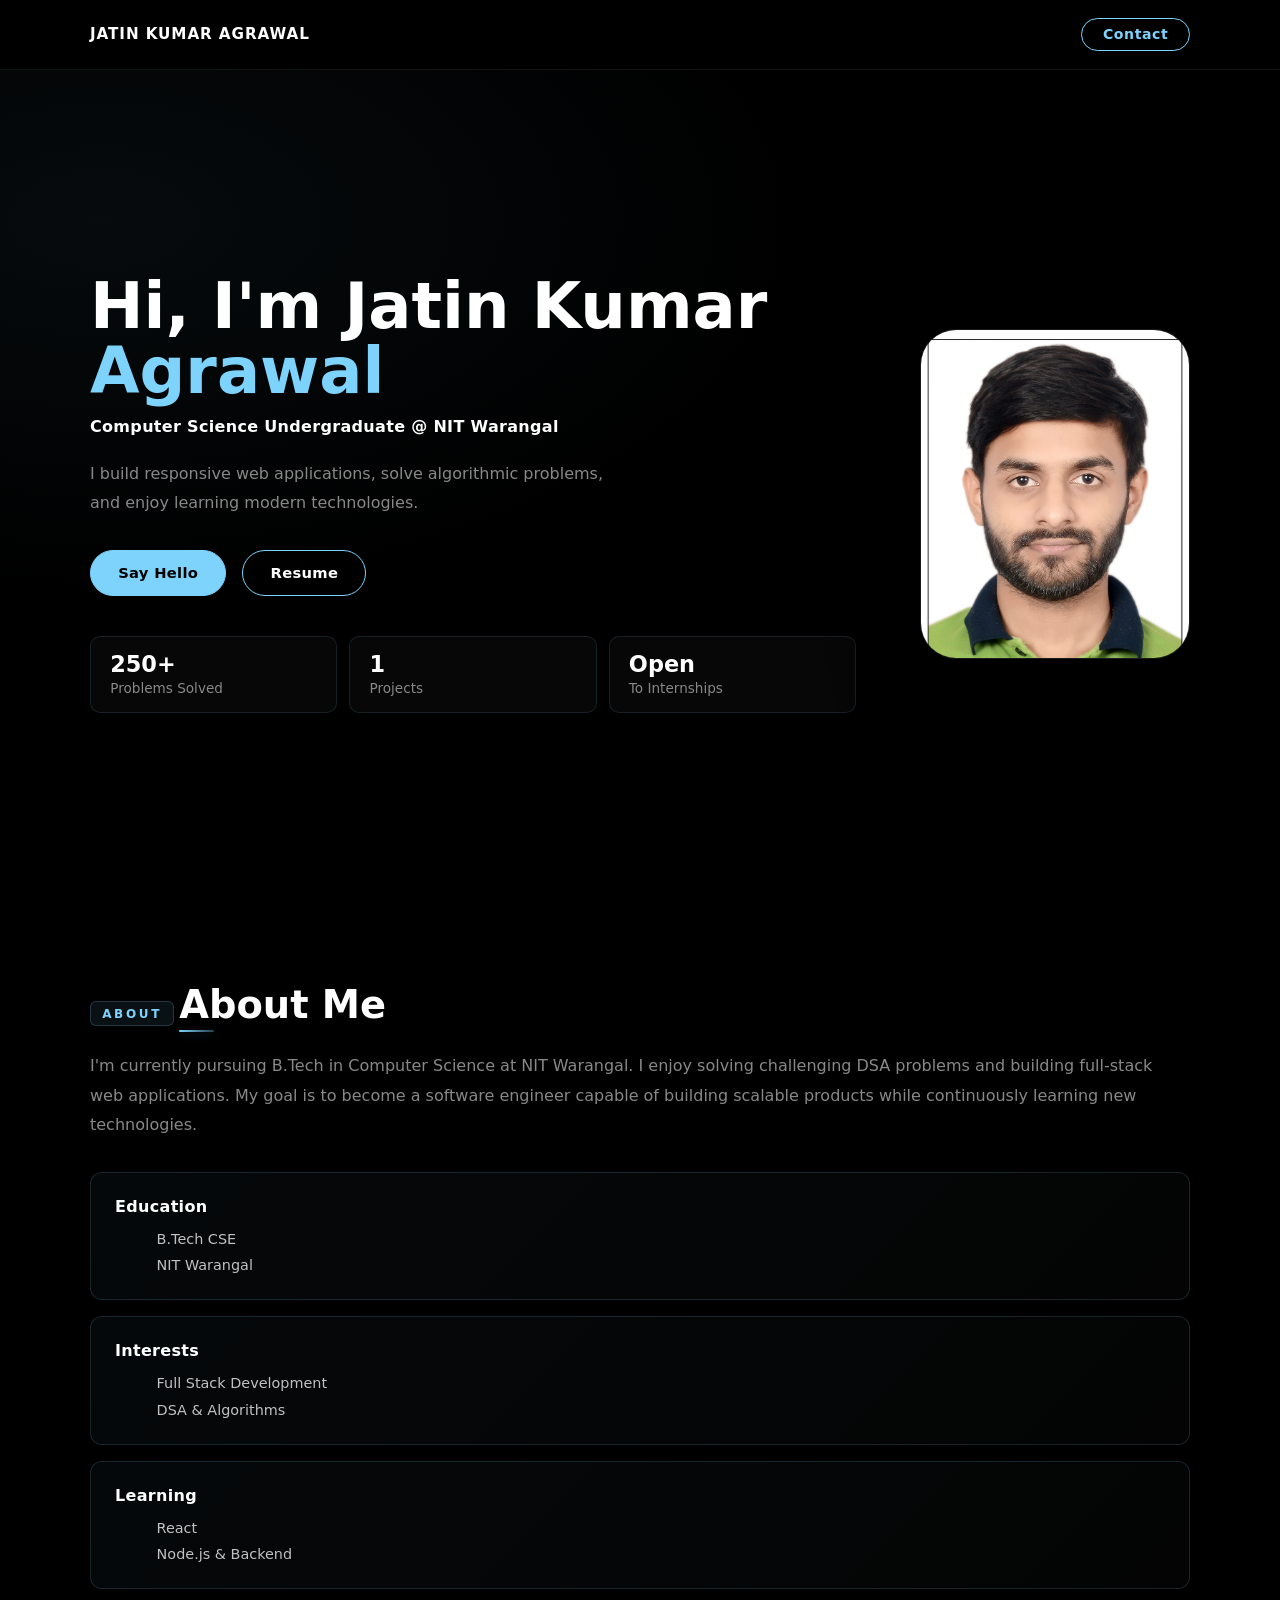
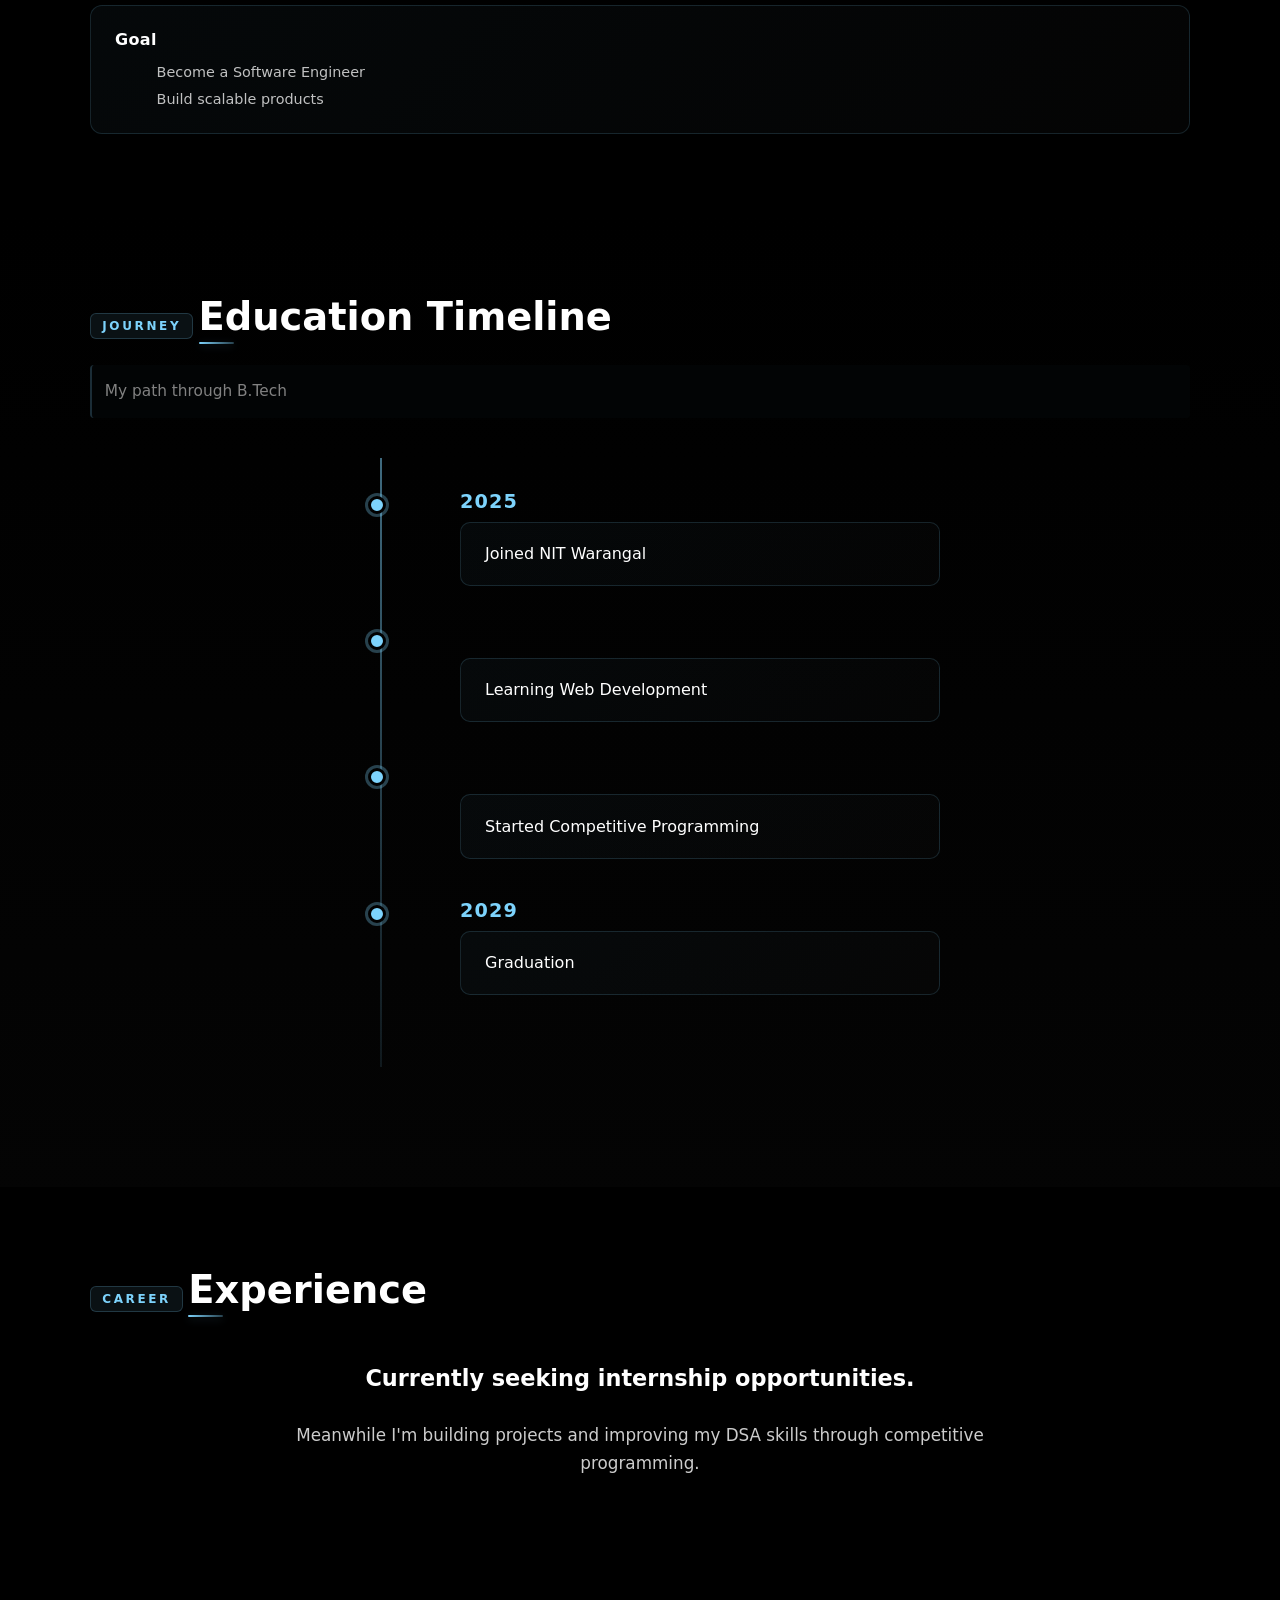
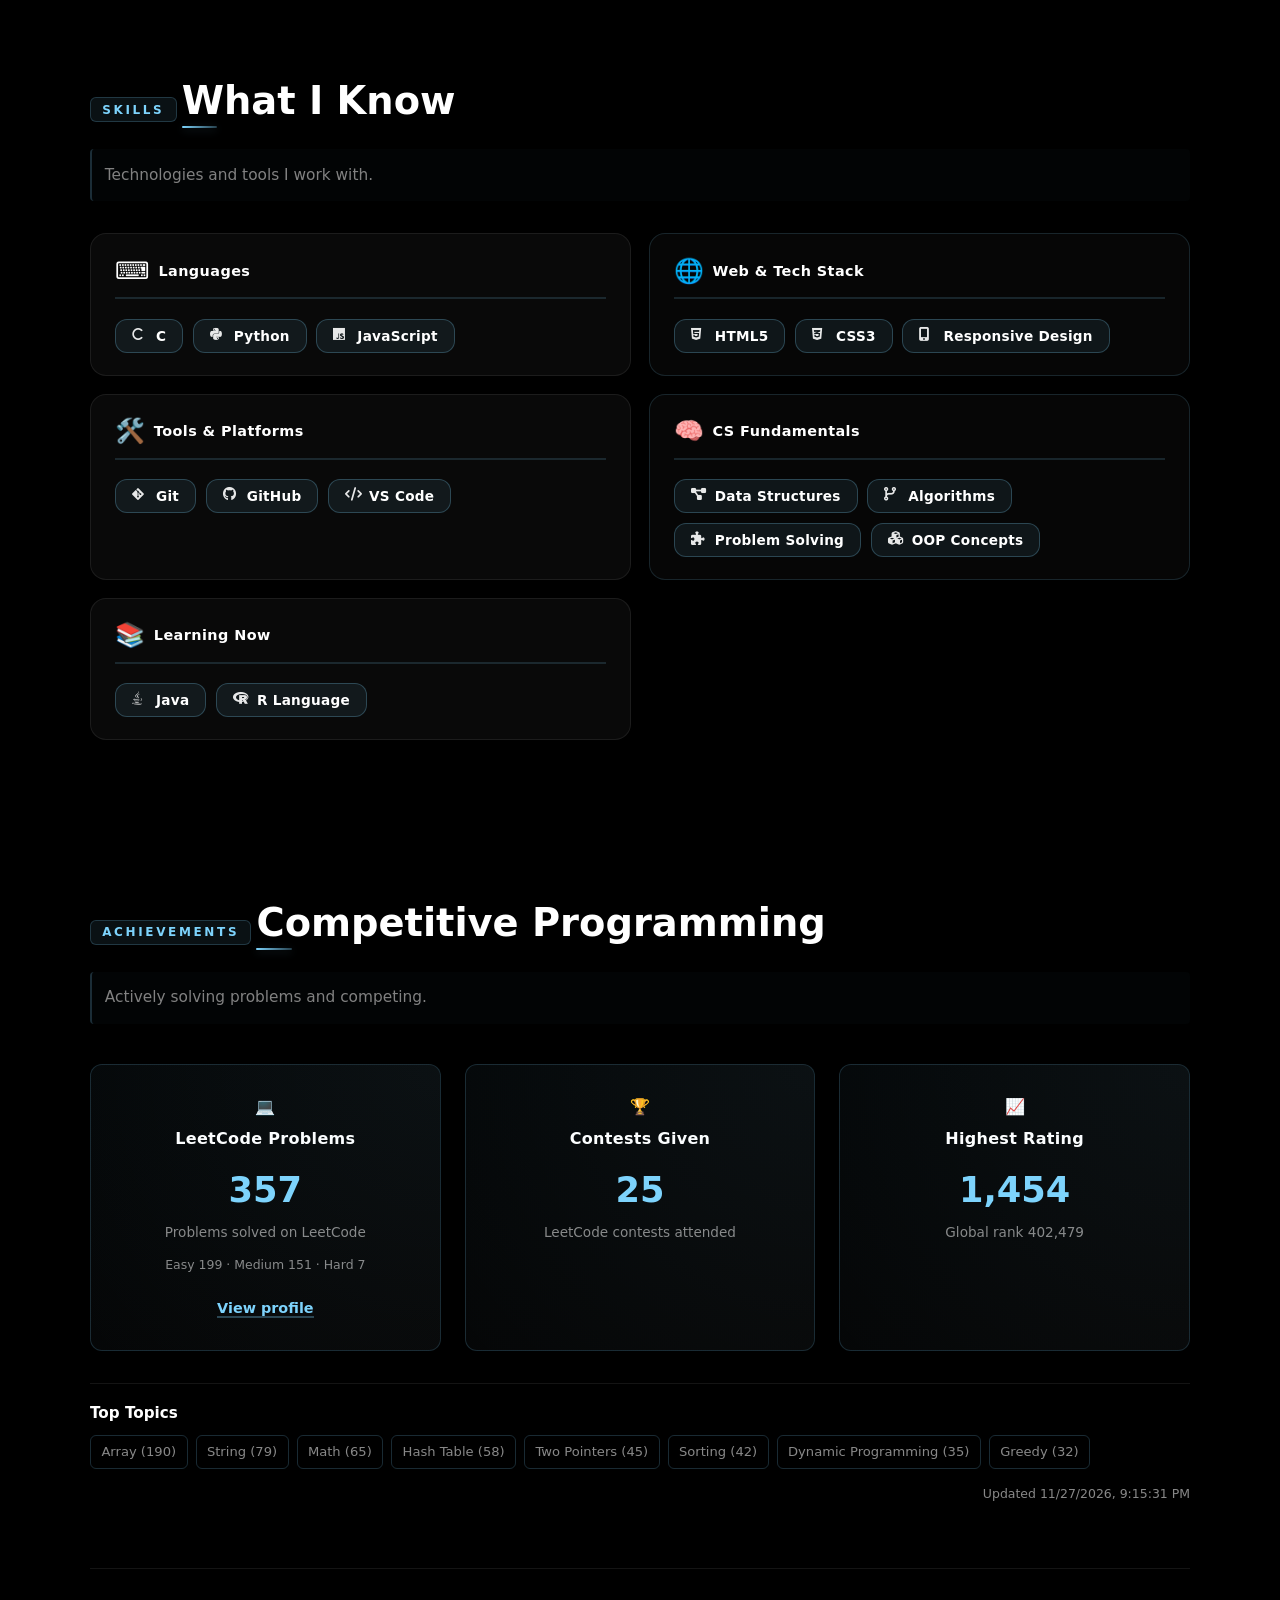
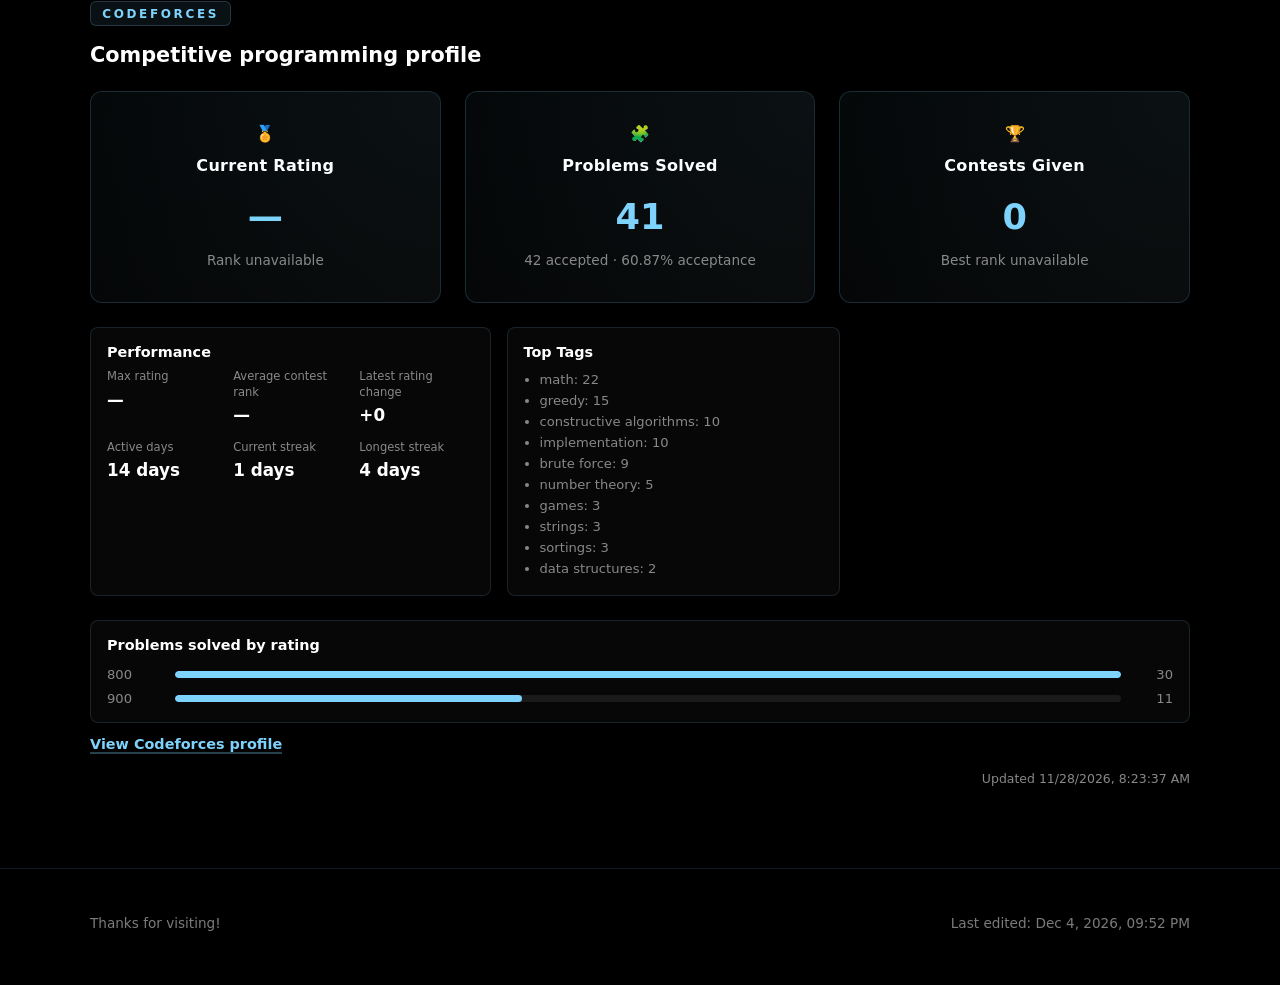
<file: index.html>
<!DOCTYPE html>
<html lang="en">
<head>
  <meta charset="UTF-8" />
  <meta name="viewport" content="width=device-width, initial-scale=1.0" />
  <title>Jatin Kumar Agrawal</title>
  <meta name="description" content="Portfolio of Jatin Kumar Agrawal — B.Tech CSE student at NIT Warangal." />
  <link rel="stylesheet" href="https://cdnjs.cloudflare.com/ajax/libs/font-awesome/6.7.2/css/all.min.css" />
  <link rel="stylesheet" href="styles.css" />
  <script defer src="script.js"></script>
</head>
<body>

  <!-- ── HEADER ─────────────────────────────────── -->
  <header class="site-header">
    <div class="container header-inner">
      <a href="index.html" class="brand">Jatin Kumar Agrawal</a>
      <nav class="nav-menu">
        <a href="contact.html" class="nav-contact-btn">Contact</a>
      </nav>
    </div>
  </header>

  <!-- ── HERO ───────────────────────────────────── -->
  <section class="hero" id="home">
    <div class="container hero-grid">
      <div class="hero-left">
        <h1>Hi, I'm Jatin Kumar<br><span class="name-accent">Agrawal</span></h1>
        <p class="hero-subtitle">Computer Science Undergraduate @ NIT Warangal</p>
        <p class="hero-copy">
          I build responsive web applications, solve algorithmic problems,
          and enjoy learning modern technologies.
        </p>
        <div class="hero-actions">
          <a class="button primary" href="contact.html">Say Hello</a>
          <a class="button secondary" href="#resume">Resume</a>
        </div>
        <div class="hero-stats">
          <article class="stat-card">
            <strong>250+</strong>
            <span>Problems Solved</span>
          </article>
          <article class="stat-card">
            <strong>1</strong>
            <span>Projects</span>
          </article>
          <article class="stat-card">
            <strong>Open</strong>
            <span>To Internships</span>
          </article>
        </div>
      </div>
      <div class="hero-photo-wrap">
        <img src="PHOTO.JPG" alt="Jatin Kumar Agrawal" class="hero-photo" />
      </div>
    </div>
  </section>

  <!-- ── ABOUT ──────────────────────────────────── -->
  <section class="section" id="about">
    <div class="container">
      <div class="section-label">About</div>
      <h2>About Me</h2>
      <p class="about-body">
        I'm currently pursuing B.Tech in Computer Science at NIT Warangal. I enjoy solving challenging DSA problems and building full-stack web applications. My goal is to become a software engineer capable of building scalable products while continuously learning new technologies.
      </p>

      <div class="about-highlights">
          <div class="highlight-card">
            <div class="highlight-header">
              <h4>Education</h4>
            </div>
            <div class="highlight-content">
              <p>B.Tech CSE</p>
              <p>NIT Warangal</p>
            </div>
          </div>
          <div class="highlight-card">
            <div class="highlight-header">
              <h4>Interests</h4>
            </div>
            <div class="highlight-content">
              <p>Full Stack Development</p>
              <p>DSA & Algorithms</p>
            </div>
          </div>
          <div class="highlight-card">
            <div class="highlight-header">
              <h4>Learning</h4>
            </div>
            <div class="highlight-content">
              <p>React</p>
              <p>Node.js & Backend</p>
            </div>
          </div>
          <div class="highlight-card">
            <div class="highlight-header">
              <h4>Goal</h4>
            </div>
            <div class="highlight-content">
              <p>Become a Software Engineer</p>
              <p>Build scalable products</p>
            </div>
          </div>
        </div>
      </div>
    </div>
  </section>

  <!-- ── EDUCATION TIMELINE ─────────────────────── -->
  <section class="section section-alt" id="timeline">
    <div class="container">
      <div class="section-label">Journey</div>
      <h2>Education Timeline</h2>
      <p class="section-sub">My path through B.Tech</p>

      <div class="timeline">
        <div class="timeline-item">
          <div class="timeline-year">2025</div>
          <div class="timeline-dot"></div>
          <div class="timeline-content">
            <p>Joined NIT Warangal</p>
          </div>
        </div>

        <div class="timeline-item">
          <div class="timeline-year"></div>
          <div class="timeline-dot"></div>
          <div class="timeline-content">
            <p>Learning Web Development</p>
          </div>
        </div>

        <div class="timeline-item">
          <div class="timeline-year"></div>
          <div class="timeline-dot"></div>
          <div class="timeline-content">
            <p>Started Competitive Programming</p>
          </div>
        </div>

        <div class="timeline-item">
          <div class="timeline-year">2029</div>
          <div class="timeline-dot"></div>
          <div class="timeline-content">
            <p>Graduation</p>
          </div>
        </div>
      </div>
    </div>
  </section>

  <!-- ── EXPERIENCE ─────────────────────────────── -->
  <section class="section" id="experience">
    <div class="container">
      <div class="section-label">Career</div>
      <h2>Experience</h2>
      
      <div class="experience-content">
        <p class="experience-main">Currently seeking internship opportunities.</p>
        <p class="experience-sub">Meanwhile I'm building projects and improving my DSA skills through competitive programming.</p>
      </div>
    </div>
  </section>

  <!-- ── SKILLS ─────────────────────────────────── -->
  <section class="section" id="skills">
    <div class="container">
      <div class="section-label">Skills</div>
      <h2>What I Know</h2>
      <p class="section-sub">Technologies and tools I work with.</p>

      <div class="skill-categories">
        <div class="skill-category">
          <div class="skill-cat-header">
            <span class="cat-icon">⌨️</span>
            <h3>Languages</h3>
          </div>
          <div class="skill-tags">
            <span class="tag"><i class="fa-solid fa-c tag-icon" aria-hidden="true"></i>C</span>
            <span class="tag"><i class="fa-brands fa-python tag-icon" aria-hidden="true"></i>Python</span>
            <span class="tag"><i class="fa-brands fa-js tag-icon" aria-hidden="true"></i>JavaScript</span>
          </div>
        </div>

        <div class="skill-category">
          <div class="skill-cat-header">
            <span class="cat-icon">🌐</span>
            <h3>Web &amp; Tech Stack</h3>
          </div>
          <div class="skill-tags">
            <span class="tag"><i class="fa-brands fa-html5 tag-icon" aria-hidden="true"></i>HTML5</span>
            <span class="tag"><i class="fa-brands fa-css3-alt tag-icon" aria-hidden="true"></i>CSS3</span>
            <span class="tag"><i class="fa-solid fa-mobile-screen-button tag-icon" aria-hidden="true"></i>Responsive Design</span>
          </div>
        </div>

        <div class="skill-category">
          <div class="skill-cat-header">
            <span class="cat-icon">🛠️</span>
            <h3>Tools &amp; Platforms</h3>
          </div>
          <div class="skill-tags">
            <span class="tag"><i class="fa-brands fa-git-alt tag-icon" aria-hidden="true"></i>Git</span>
            <span class="tag"><i class="fa-brands fa-github tag-icon" aria-hidden="true"></i>GitHub</span>
            <span class="tag"><i class="fa-solid fa-code tag-icon" aria-hidden="true"></i>VS Code</span>
          </div>
        </div>

        <div class="skill-category">
          <div class="skill-cat-header">
            <span class="cat-icon">🧠</span>
            <h3>CS Fundamentals</h3>
          </div>
          <div class="skill-tags">
            <span class="tag"><i class="fa-solid fa-diagram-project tag-icon" aria-hidden="true"></i>Data Structures</span>
            <span class="tag"><i class="fa-solid fa-code-branch tag-icon" aria-hidden="true"></i>Algorithms</span>
            <span class="tag"><i class="fa-solid fa-puzzle-piece tag-icon" aria-hidden="true"></i>Problem Solving</span>
            <span class="tag"><i class="fa-solid fa-cubes tag-icon" aria-hidden="true"></i>OOP Concepts</span>
          </div>
        </div>

        <div class="skill-category">
          <div class="skill-cat-header">
            <span class="cat-icon">📚</span>
            <h3>Learning Now</h3>
          </div>
          <div class="skill-tags">
            <span class="tag"><i class="fa-brands fa-java tag-icon" aria-hidden="true"></i>Java</span>
            <span class="tag"><i class="fa-brands fa-r-project tag-icon" aria-hidden="true"></i>R Language</span>
          </div>
        </div>
      </div>
    </div>
  </section>

  <!-- ── COMPETITIVE PROGRAMMING ────────────────── -->
  <section class="section" id="competitive">
    <div class="container">
      <div class="section-label">Achievements</div>
      <h2>Competitive Programming</h2>
      <p class="section-sub">Actively solving problems and competing.</p>

      <div class="achievement-grid">
        <article class="achievement-card">
          <div class="achievement-icon">💻</div>
          <h3>LeetCode Problems</h3>
          <p class="achievement-stat" id="leetcode-total">Loading</p>
          <p class="achievement-desc">Problems solved on LeetCode</p>
          <p class="leetcode-difficulty" id="leetcode-difficulty" aria-live="polite"></p>
          <a class="profile-link" id="leetcode-profile" href="https://leetcode.com/" target="_blank" rel="noopener noreferrer">View profile</a>
        </article>

        <article class="achievement-card">
          <div class="achievement-icon">🏆</div>
          <h3>Contests Given</h3>
          <p class="achievement-stat" id="leetcode-contests">—</p>
          <p class="achievement-desc">LeetCode contests attended</p>
        </article>

        <article class="achievement-card">
          <div class="achievement-icon">📈</div>
          <h3>Highest Rating</h3>
          <p class="achievement-stat" id="leetcode-rating">—</p>
          <p class="achievement-desc" id="leetcode-ranking">Global ranking unavailable</p>
        </article>
      </div>
      <div class="leetcode-topics-wrap">
        <h3>Top Topics</h3>
        <ul class="leetcode-topics" id="leetcode-topics" aria-live="polite">
          <li>Topic stats will appear after the first update.</li>
        </ul>
      </div>
      <p class="leetcode-updated" id="leetcode-updated" aria-live="polite"></p>

      <div class="codeforces-panel">
        <div class="section-label">Codeforces</div>
        <h3 class="platform-heading">Competitive programming profile</h3>
        <div class="achievement-grid codeforces-grid">
          <article class="achievement-card">
            <div class="achievement-icon">🏅</div>
            <h3>Current Rating</h3>
            <p class="achievement-stat" id="codeforces-rating">—</p>
            <p class="achievement-desc" id="codeforces-rank">Rank unavailable</p>
          </article>
          <article class="achievement-card">
            <div class="achievement-icon">🧩</div>
            <h3>Problems Solved</h3>
            <p class="achievement-stat" id="codeforces-solved">—</p>
            <p class="achievement-desc" id="codeforces-submissions">Accepted submissions unavailable</p>
          </article>
          <article class="achievement-card">
            <div class="achievement-icon">🏆</div>
            <h3>Contests Given</h3>
            <p class="achievement-stat" id="codeforces-contests">—</p>
            <p class="achievement-desc" id="codeforces-best-rank">Best rank unavailable</p>
          </article>
        </div>
        <div class="codeforces-details">
          <div>
            <h4>Performance</h4>
            <dl class="codeforces-performance" id="codeforces-performance" aria-live="polite">
              <div><dt>Max rating</dt><dd id="codeforces-max-rating">—</dd></div>
              <div><dt>Average contest rank</dt><dd id="codeforces-average-rank">—</dd></div>
              <div><dt>Latest rating change</dt><dd id="codeforces-rating-change">—</dd></div>
              <div><dt>Active days</dt><dd id="codeforces-active-days">—</dd></div>
              <div><dt>Current streak</dt><dd id="codeforces-current-streak">—</dd></div>
              <div><dt>Longest streak</dt><dd id="codeforces-longest-streak">—</dd></div>
            </dl>
          </div>
          <div>
            <h4>Top Tags</h4>
            <ul class="codeforces-list" id="codeforces-tags"><li>Loading...</li></ul>
          </div>
        </div>
        <div class="codeforces-rating-wrap">
          <h4>Problems solved by rating</h4>
          <ul class="codeforces-rating-list" id="codeforces-solved-by-rating" aria-live="polite">
            <li>Loading rating distribution...</li>
          </ul>
        </div>
        <a class="profile-link" id="codeforces-profile" href="https://codeforces.com/profile/A_Jatin" target="_blank" rel="noopener noreferrer">View Codeforces profile</a>
        <p class="leetcode-updated" id="codeforces-updated" aria-live="polite"></p>
      </div>
    </div>
  </section>

  <footer class="site-footer">
    <div class="container footer-inner">
      <p>Thanks for visiting!</p>
      <p class="last-edited" id="last-edited"></p>
    </div>
  </footer>

</body>
</html>
</file>
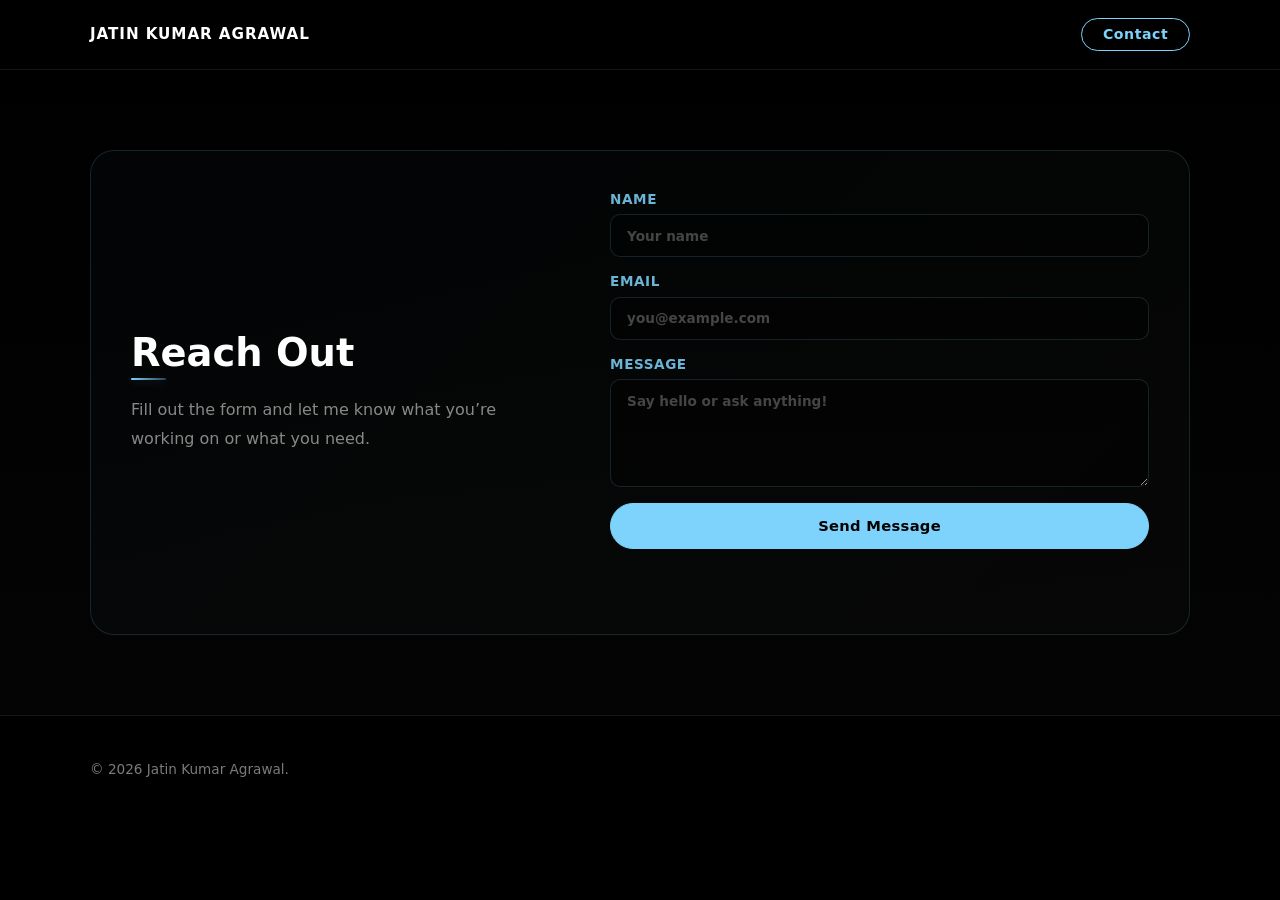
<file: contact.html>
<!DOCTYPE html>
<html lang="en">
<head>
  <meta charset="UTF-8" />
  <meta name="viewport" content="width=device-width, initial-scale=1.0" />
  <title>Contact | Jatin Kumar Agrawal</title>
  <link rel="stylesheet" href="styles.css" />
  <script defer src="script.js"></script>
</head>
<body>
  <header class="site-header">
    <div class="container header-inner">
      <a href="index.html" class="brand">Jatin Kumar Agrawal</a>
      <nav class="nav-menu">
        <a href="contact.html" class="nav-contact-btn">Contact</a>
      </nav>
    </div>
    </header>
    <section class="section section-alt">
      <div class="container contact-card">
        <div>
          <h2>Reach Out</h2>
          <p>Fill out the form and let me know what you’re working on or what you need.</p>
        </div>
        <form class="contact-form" id="contact-form">
          <input type="hidden" name="access_key" value="05a1e4fd-fd1b-4615-bb25-1a87346b8684" />
          <input type="hidden" name="subject" value="New message from Portfolio Contact Form" />
          <!-- Honeypot spam protection -->
          <input type="checkbox" name="botcheck" style="display:none" />
          <label>
            Name
            <input type="text" name="name" placeholder="Your name" required />
          </label>
          <label>
            Email
            <input type="email" name="email" placeholder="you@example.com" required />
          </label>
          <label>
            Message
            <textarea name="message" rows="5" placeholder="Say hello or ask anything!" required></textarea>
          </label>
          <button type="submit" class="button primary" id="submit-btn">Send Message</button>
          <div class="contact-feedback" role="status" aria-live="polite"></div>
        </form>
      </div>
    </section>
  <footer class="site-footer">
    <div class="container footer-inner">
      <p>© 2026 Jatin Kumar Agrawal.</p>
    </div>
  </footer>
</body>
</html>
</file>
<file: styles.css>
/* ─────────────────────────────────────────────────
   COLOUR PALETTE  — 3 colours only
   #ffffff  White   → headings, primary text, tags
   #7dd3fc  Sky     → all accents (button, underline,
                       hover, eyebrow, tag border)
   #888888  Gray    → muted / secondary text
   #000000  Black   → background
───────────────────────────────────────────────── */
:root {
  --bg:        #000000;
  --surface:   #0d0d0d;
  --surface2:  #111111;
  --border:    rgba(255,255,255,0.08);

  --white:     #ffffff;
  --sky:       #7dd3fc;   /* single accent */
  --gray:      #888888;   /* muted text    */
}

/* ── RESET ──────────────────────────────────── */
*, *::before, *::after { box-sizing: border-box; }
html { scroll-behavior: smooth; }

body {
  margin: 0;
  min-height: 100vh;
  font-family: 'Inter', system-ui, -apple-system, sans-serif;
  background: var(--bg);
  color: var(--white);
  -webkit-font-smoothing: antialiased;
}

img { max-width: 100%; display: block; }
button, input, textarea { font: inherit; }

.container {
  width: min(1100px, calc(100% - 2rem));
  margin: 0 auto;
}

/* ── HEADER ─────────────────────────────────── */
.site-header {
  position: sticky;
  top: 0;
  z-index: 10;
  background: rgba(0,0,0,0.90);
  backdrop-filter: blur(18px);
  -webkit-backdrop-filter: blur(18px);
  border-bottom: 1px solid var(--border);
}

.header-inner {
  display: flex;
  align-items: center;
  justify-content: space-between;
  padding: 1.1rem 0;
}

.brand {
  color: var(--white);
  font-weight: 700;
  font-size: 0.95rem;
  letter-spacing: 0.06em;
  text-transform: uppercase;
  text-decoration: none;
  transition: color 0.2s;
}
.brand:hover { color: var(--sky); }

.nav-menu { display: flex; align-items: center; }

/* Contact button — sky outline pill */
.nav-contact-btn {
  display: inline-flex;
  align-items: center;
  padding: 0.48rem 1.3rem;
  border-radius: 999px;
  background: transparent;
  color: var(--sky);
  font-weight: 700;
  font-size: 0.88rem;
  letter-spacing: 0.04em;
  text-decoration: none;
  border: 1.5px solid var(--sky);
  transition: background 0.2s, color 0.2s, box-shadow 0.2s, transform 0.2s;
  box-shadow: 0 0 0 0 rgba(125,211,252,0.3);
  animation: pulse-sky 2.8s ease-in-out infinite;
}
.nav-contact-btn:hover {
  background: var(--sky);
  color: #000;
  box-shadow: 0 4px 20px rgba(125,211,252,0.25);
  transform: translateY(-1px);
  animation: none;
}

@keyframes pulse-sky {
  0%,100% { box-shadow: 0 0 0 0   rgba(125,211,252,0.3); }
  50%      { box-shadow: 0 0 0 7px rgba(125,211,252,0);   }
}

/* ── HERO ───────────────────────────────────── */
.hero {
  position: relative;
  min-height: calc(100vh - 68px);
  display: grid;
  align-items: center;
  padding: 5rem 0 4rem;
}

.hero::before {
  content: '';
  position: absolute;
  inset: 0;
  pointer-events: none;
  background: radial-gradient(ellipse 55% 45% at 8% 18%,
    rgba(125,211,252,0.05), transparent);
}

.hero-grid {
  position: relative;
  display: grid;
  grid-template-columns: 1fr auto;
  align-items: center;
  gap: 4rem;
}

/* eyebrow — sky, small caps */
.eyebrow {
  margin: 0 0 0.8rem;
  font-size: 0.8rem;
  font-weight: 700;
  letter-spacing: 0.24em;
  text-transform: uppercase;
  color: var(--sky);
}

.hero h1 {
  margin: 0;
  font-size: clamp(2.8rem, 5vw, 4.8rem);
  line-height: 1.02;
  font-weight: 800;
  color: var(--white);
}

/* Last name — sky tint */
.name-accent { color: var(--sky); }

/* Subtitle below name */
.hero-subtitle {
  margin: 0.8rem 0 1.2rem;
  font-size: 1rem;
  font-weight: 600;
  color: var(--white);
  letter-spacing: 0.02em;
  transition: color 0.3s ease;
}
.hero-subtitle:hover {
  color: #a5e3ff;
}

.hero-copy {
  max-width: 34rem;
  margin: 1.4rem 0 2rem;
  color: var(--gray);
  line-height: 1.85;
  font-size: 1rem;
}

.hero-actions {
  display: flex;
  gap: 1rem;
  flex-wrap: wrap;
  margin-bottom: 2.5rem;
}

/* Stat cards */
.hero-stats {
  display: grid;
  grid-template-columns: repeat(3, minmax(0,1fr));
  gap: 0.75rem;
}

.stat-card {
  background: rgba(13,13,13,0.6);
  border: 1px solid rgba(125,211,252,0.12);
  border-radius: 10px;
  padding: 1rem 1.2rem;
  display: grid;
  gap: 0.3rem;
  transition: all 0.3s ease;
}
.stat-card:hover {
  background: rgba(17,17,17,0.8);
  border-color: rgba(125,211,252,0.35);
  box-shadow: 0 4px 12px rgba(125,211,252,0.08);
  transform: translateY(-2px);
}

.stat-card strong {
  font-size: 1.4rem;
  line-height: 1;
  color: var(--white);
  font-weight: 800;
}
.stat-card span { color: var(--gray); font-size: 0.85rem; }

/* Hero photo */
.hero-photo-wrap {
  display: flex;
  align-items: center;
  justify-content: center;
  flex-shrink: 0;
}

.hero-photo {
  width: 270px;
  height: 330px;
  object-fit: cover;
  object-position: top center;
  border-radius: 36px;
  border: 1px solid rgba(255,255,255,0.1);
  box-shadow: 0 30px 80px rgba(0,0,0,0.7);
  display: block;
  transition: transform 0.4s ease, box-shadow 0.4s ease;
}
.hero-photo:hover {
  transform: translateY(-6px);
  box-shadow: 0 0 0 1px rgba(125,211,252,0.15),
              0 40px 90px rgba(0,0,0,0.75);
}

/* ── BUTTONS ─────────────────────────────────── */
.button {
  display: inline-flex;
  align-items: center;
  justify-content: center;
  padding: 0.85rem 1.7rem;
  border-radius: 999px;
  border: 1.5px solid transparent;
  font-weight: 700;
  font-size: 0.92rem;
  letter-spacing: 0.02em;
  text-decoration: none;
  cursor: pointer;
  transition: all 0.3s ease;
}
.button:hover { transform: translateY(-2px); }

/* Primary — sky fill */
.button.primary {
  background: var(--sky);
  color: #000;
  border-color: var(--sky);
}
.button.primary:hover {
  background: #a5e3ff;
  box-shadow: 0 8px 28px rgba(125,211,252,0.35);
  color: #000;
}

/* Secondary — sky outline */
.button.secondary {
  background: transparent;
  color: var(--white);
  border-color: var(--sky);
}
.button.secondary:hover {
  background: rgba(125,211,252,0.1);
  border-color: var(--sky);
  box-shadow: 0 4px 16px rgba(125,211,252,0.15);
}

.button:disabled { opacity: 0.5; cursor: not-allowed; transform: none; }

/* ── SECTIONS ────────────────────────────────── */
.section { padding: 5rem 0; }

.section-alt {
  background: linear-gradient(to bottom, rgba(0,0,0,0.5), rgba(13,13,13,0.3));
}

/* Small sky label above h2 */
.section-label {
  font-size: 0.75rem;
  font-weight: 700;
  letter-spacing: 0.22em;
  text-transform: uppercase;
  color: var(--sky);
  margin-bottom: 0.55rem;
  display: inline-block;
  padding: 0.3rem 0.7rem;
  background: rgba(125,211,252,0.08);
  border: 1px solid rgba(125,211,252,0.2);
  border-radius: 6px;
  transition: all 0.3s ease;
}
.section-label:hover {
  background: rgba(125,211,252,0.12);
  border-color: rgba(125,211,252,0.4);
}

.section h2 {
  margin: 0 0 0.5rem;
  font-size: clamp(1.9rem, 3vw, 2.8rem);
  font-weight: 800;
  color: var(--white);
  position: relative;
  display: inline-block;
}

/* sky underline */
.section h2::after {
  content: '';
  position: absolute;
  left: 0; bottom: -5px;
  width: 2.2rem; height: 2px;
  border-radius: 999px;
  background: linear-gradient(90deg, var(--sky), rgba(125,211,252,0.3));
  box-shadow: 0 2px 8px rgba(125,211,252,0.2);
}

.section-sub {
  color: rgba(136,136,136,0.95);
  margin: 1.1rem 0 0;
  font-size: 0.96rem;
  line-height: 1.75;
  background: rgba(125,211,252,0.02);
  padding: 0.8rem;
  border-left: 2px solid rgba(125,211,252,0.2);
  border-radius: 4px;
  transition: all 0.3s ease;
}
.section-sub:hover {
  border-left-color: rgba(125,211,252,0.5);
  background: rgba(125,211,252,0.04);
}

/* ── ABOUT ───────────────────────────────────── */
.section-grid {
  display: grid;
  grid-template-columns: 1fr 1.2fr;
  gap: 3rem;
  align-items: center;
}

.section-image { display: grid; place-items: center; }

.about-photo {
  width: 100%;
  max-width: 300px;
  aspect-ratio: 3 / 4;
  object-fit: cover;
  object-position: top center;
  border-radius: 24px;
  border: 1px solid var(--border);
  box-shadow: 0 20px 60px rgba(0,0,0,0.5);
  display: block;
  margin: 0 auto;
}

.about-body {
  color: var(--gray);
  line-height: 1.85;
  margin: 1rem 0 2rem;
}

/* ── ABOUT HIGHLIGHTS GRID ───────────────────── */
.about-highlights {
  display: grid;
  grid-template-columns: 1fr;
  gap: 1rem;
  margin-top: 2rem;
}

.highlight-card {
  background: linear-gradient(135deg, rgba(125,211,252,0.04) 0%, rgba(13,13,13,0.3) 100%);
  border: 1.5px solid rgba(125,211,252,0.15);
  border-radius: 12px;
  padding: 1.5rem;
  transition: all 0.3s ease;
  display: flex;
  flex-direction: column;
  gap: 0.8rem;
}
.highlight-card:hover {
  background: linear-gradient(135deg, rgba(125,211,252,0.1) 0%, rgba(17,17,17,0.4) 100%);
  border-color: rgba(125,211,252,0.35);
  box-shadow: 0 8px 20px rgba(125,211,252,0.1);
  transform: translateY(-2px);
}

.highlight-header {
  display: flex;
  align-items: center;
  gap: 0.8rem;
}

.highlight-icon {
  font-size: 1.8rem;
  line-height: 1;
  display: block;
  flex-shrink: 0;
}

.highlight-card h4 {
  margin: 0;
  font-size: 1rem;
  font-weight: 700;
  color: var(--white);
  letter-spacing: 0.02em;
}

.highlight-content {
  padding-left: 2.6rem;
  display: flex;
  flex-direction: column;
  gap: 0.4rem;
}

.highlight-content p {
  margin: 0;
  font-size: 0.9rem;
  color: rgba(255,255,255,0.75);
  line-height: 1.4;
}

.highlight-answer {
  margin: 0;
  font-size: 0.9rem;
  color: rgba(255,255,255,0.7);
  line-height: 1.5;
  flex: 1;
  text-align: right;
}

.about-list {
  list-style: none;
  padding: 0;
  margin: 0;
  display: grid;
  gap: 0.8rem;
}

.about-list li {
  display: flex;
  gap: 0.75rem;
  color: rgba(255,255,255,0.7);
  font-size: 0.93rem;
  align-items: baseline;
  padding: 0.6rem 0.8rem;
  border-left: 2px solid rgba(125,211,252,0.3);
  transition: all 0.3s ease;
}
.about-list li:hover {
  border-left-color: var(--sky);
  color: var(--white);
  padding-left: 1.2rem;
}

.about-key {
  color: rgba(255,255,255,0.95);
  font-weight: 700;
  font-size: 0.78rem;
  letter-spacing: 0.07em;
  text-transform: uppercase;
  flex-shrink: 0;
  min-width: 58px;
}

/* ── CURRENTLY LEARNING BOX ──────────────────── */
.learning-box {
  margin-top: 2.5rem;
  padding: 1.5rem;
  background: linear-gradient(135deg, rgba(125,211,252,0.05) 0%, rgba(13,13,13,0.4) 100%);
  border: 1.5px solid rgba(125,211,252,0.2);
  border-radius: 12px;
  transition: all 0.3s ease;
}
.learning-box:hover {
  background: linear-gradient(135deg, rgba(125,211,252,0.1) 0%, rgba(17,17,17,0.5) 100%);
  border-color: rgba(125,211,252,0.4);
  box-shadow: 0 8px 20px rgba(125,211,252,0.1);
}

.learning-title {
  margin: 0 0 1rem;
  font-size: 0.95rem;
  font-weight: 700;
  color: var(--white);
  letter-spacing: 0.02em;
}

.learning-list {
  list-style: none;
  padding: 0;
  margin: 0;
  display: grid;
  gap: 0.5rem;
}

.learning-list li {
  display: flex;
  align-items: center;
  gap: 0.7rem;
  color: rgba(255,255,255,0.8);
  font-size: 0.9rem;
  padding: 0.4rem 0;
  transition: all 0.3s ease;
}
.learning-list li::before {
  content: '•';
  color: var(--sky);
  font-weight: 800;
  font-size: 1.2rem;
  line-height: 1;
}
.learning-list li:hover {
  color: var(--sky);
  padding-left: 0.5rem;
}

/* ── SKILLS ──────────────────────────────────── */
.skill-categories {
  display: grid;
  grid-template-columns: repeat(2, minmax(0,1fr));
  gap: 1.1rem;
  margin-top: 2rem;
}

.skill-category {
  background: rgba(13,13,13,0.7);
  border: 1px solid rgba(125,211,252,0.12);
  border-radius: 16px;
  padding: 1.4rem 1.5rem;
  transition: all 0.3s ease;
}
.skill-category:nth-child(odd) {
  border-color: rgba(255,255,255,0.08);
}
.skill-category:nth-child(even) {
  background: rgba(13,13,13,0.5);
  border-color: rgba(125,211,252,0.15);
}
.skill-category:hover {
  border-color: rgba(125,211,252,0.3);
  background: rgba(17,17,17,0.8);
  box-shadow: 0 8px 20px rgba(125,211,252,0.08);
  transform: translateY(-3px);
}

.skill-cat-header {
  display: flex;
  align-items: center;
  gap: 0.55rem;
  margin-bottom: 0.8rem;
  padding-bottom: 0.8rem;
  border-bottom: 2px solid rgba(125,211,252,0.15);
}

.cat-icon { font-size: 1.5rem; }

.skill-cat-header h3 {
  margin: 0;
  font-size: 0.9rem;
  font-weight: 700;
  color: var(--white);
  letter-spacing: 0.03em;
}

.skill-tags {
  display: flex;
  flex-wrap: wrap;
  gap: 0.6rem;
  margin-top: 1.2rem;
}

/* Single tag style — sky border, white text, transparent bg */
.tag {
  display: inline-flex;
  align-items: center;
  gap: 0.5rem;
  padding: 0.5rem 1rem;
  border-radius: 12px;
  font-size: 0.85rem;
  font-weight: 600;
  letter-spacing: 0.02em;
  color: var(--white);
  background: rgba(125,211,252,0.08);
  border: 1.5px solid rgba(125,211,252,0.25);
  transition: all 0.3s ease;
  cursor: default;
}
.tag:hover {
  background: rgba(125,211,252,0.15);
  border-color: var(--sky);
  box-shadow: 0 6px 16px rgba(125,211,252,0.12), inset 0 0 12px rgba(125,211,252,0.05);
  transform: translateY(-2px);
}

/* Font Awesome icon inside tag */
.tag-icon {
  width: 16px;
  height: 16px;
  flex-shrink: 0;
  opacity: 0.9;
  transition: transform 0.3s ease;
}
.tag:hover .tag-icon {
  transform: scale(1.12);
}

/* override — all tag variants identical */
.tag-blue, .tag-green, .tag-orange, .tag-purple {
  color: var(--white);
  background: rgba(125,211,252,0.06);
  border: 1px solid rgba(125,211,252,0.22);
}

/* ── CONTACT ─────────────────────────────────── */
.contact-card {
  display: grid;
  grid-template-columns: 1fr 1.25fr;
  gap: 3rem;
  align-items: center;
  background: linear-gradient(135deg, rgba(125,211,252,0.02) 0%, rgba(13,13,13,0.4) 100%);
  border: 1.5px solid rgba(125,211,252,0.15);
  border-radius: 24px;
  padding: 2.5rem;
  transition: all 0.3s ease;
}
.contact-card:hover {
  border-color: rgba(125,211,252,0.3);
  box-shadow: 0 12px 32px rgba(125,211,252,0.1);
}

.contact-card > div > p {
  color: var(--gray);
  line-height: 1.8;
  margin: 0.8rem 0 0;
}

.contact-form {
  display: grid;
  gap: 1rem;
}

.contact-form label {
  display: grid;
  gap: 0.45rem;
  color: rgba(125,211,252,0.85);
  font-size: 0.85rem;
  font-weight: 600;
  letter-spacing: 0.04em;
  text-transform: uppercase;
  transition: color 0.3s ease;
}

.contact-form input,
.contact-form textarea {
  width: 100%;
  padding: 0.8rem 1rem;
  border-radius: 10px;
  border: 1.5px solid rgba(125,211,252,0.15);
  background: rgba(0,0,0,0.4);
  color: var(--white);
  outline: none;
  transition: all 0.3s ease;
}

.contact-form input::placeholder,
.contact-form textarea::placeholder {
  color: rgba(136,136,136,0.5);
}

.contact-form input:focus,
.contact-form textarea:focus {
  border-color: rgba(125,211,252,0.5);
  background: rgba(0,0,0,0.6);
  box-shadow: 0 0 16px rgba(125,211,252,0.1);
}

.contact-feedback {
  margin-top: 0.4rem;
  font-size: 0.88rem;
  min-height: 1.4rem;
  border-radius: 8px;
  padding: 0.5rem 0.85rem;
  transition: all 0.3s;
}
.contact-feedback:empty { padding: 0; }

.feedback-success {
  color: #86efac;
  background: rgba(134,239,172,0.07);
  border: 1px solid rgba(134,239,172,0.2);
}
.feedback-error {
  color: #fca5a5;
  background: rgba(252,165,165,0.07);
  border: 1px solid rgba(252,165,165,0.2);
}

/* ── COMPETITIVE PROGRAMMING ────────────────── */
.achievement-grid {
  display: grid;
  grid-template-columns: repeat(3, minmax(0, 1fr));
  gap: 1.5rem;
  margin-top: 2.5rem;
}

.achievement-card {
  background: linear-gradient(135deg, rgba(125,211,252,0.03) 0%, rgba(13,13,13,0.5) 100%);
  border: 1.5px solid rgba(125,211,252,0.18);
  border-radius: 12px;
  padding: 2rem 1.5rem;
  text-align: center;
  display: flex;
  flex-direction: column;
  align-items: center;
  gap: 0.8rem;
  transition: all 0.3s ease;
  position: relative;
  overflow: hidden;
}
.achievement-card::before {
  content: '';
  position: absolute;
  top: 0;
  left: 0;
  right: 0;
  bottom: 0;
  background: radial-gradient(circle at top right, rgba(125,211,252,0.05), transparent);
  pointer-events: none;
}
.achievement-card:hover {
  background: linear-gradient(135deg, rgba(125,211,252,0.08) 0%, rgba(17,17,17,0.6) 100%);
  border-color: rgba(125,211,252,0.45);
  box-shadow: 0 12px 32px rgba(125,211,252,0.15), inset 0 1px 2px rgba(255,255,255,0.05);
  transform: translateY(-4px);
}

/* Platform-specific styling */
.achievement-leetcode {
  background: linear-gradient(135deg, rgba(255,165,0,0.08) 0%, rgba(13,13,13,0.5) 100%);
  border-color: rgba(255,165,0,0.25);
}
.achievement-leetcode:hover {
  background: linear-gradient(135deg, rgba(255,165,0,0.15) 0%, rgba(17,17,17,0.6) 100%);
  border-color: rgba(255,165,0,0.5);
  box-shadow: 0 12px 32px rgba(255,165,0,0.2), inset 0 1px 2px rgba(255,255,255,0.05);
}
.achievement-leetcode .achievement-stat {
  color: #FFA500;
}
.achievement-leetcode .profile-link {
  color: #FFA500;
  border-bottom-color: rgba(255,165,0,0.3);
}
.achievement-leetcode .profile-link:hover {
  color: #FFB84D;
  border-bottom-color: #FFA500;
}

.achievement-codeforces {
  background: linear-gradient(135deg, rgba(68,82,131,0.08) 0%, rgba(13,13,13,0.5) 100%);
  border-color: rgba(68,82,131,0.25);
}
.achievement-codeforces:hover {
  background: linear-gradient(135deg, rgba(68,82,131,0.15) 0%, rgba(17,17,17,0.6) 100%);
  border-color: rgba(68,82,131,0.5);
  box-shadow: 0 12px 32px rgba(68,82,131,0.2), inset 0 1px 2px rgba(255,255,255,0.05);
}
.achievement-codeforces .achievement-stat {
  color: #6FA3FF;
}
.achievement-codeforces .profile-link {
  color: #6FA3FF;
  border-bottom-color: rgba(111,163,255,0.3);
}
.achievement-codeforces .profile-link:hover {
  color: #8FB7FF;
  border-bottom-color: #6FA3FF;
}

.achievement-codechef {
  background: linear-gradient(135deg, rgba(123,69,19,0.08) 0%, rgba(13,13,13,0.5) 100%);
  border-color: rgba(123,69,19,0.25);
}
.achievement-codechef:hover {
  background: linear-gradient(135deg, rgba(123,69,19,0.15) 0%, rgba(17,17,17,0.6) 100%);
  border-color: rgba(123,69,19,0.5);
  box-shadow: 0 12px 32px rgba(123,69,19,0.2), inset 0 1px 2px rgba(255,255,255,0.05);
}
.achievement-codechef .achievement-stat {
  color: #FFB800;
}
.achievement-codechef .profile-link {
  color: #FFB800;
  border-bottom-color: rgba(255,184,0,0.3);
}
.achievement-codechef .profile-link:hover {
  color: #FFD633;
  border-bottom-color: #FFB800;
}

.platform-logo {
  width: 80px;
  height: 80px;
  border-radius: 12px;
  box-shadow: 0 4px 16px rgba(0,0,0,0.3);
  transition: all 0.3s ease;
}
.achievement-card:hover .platform-logo {
  transform: scale(1.1) rotateY(10deg);
  box-shadow: 0 8px 24px rgba(0,0,0,0.5);
}

.achievement-card h3 {
  font-size: 1rem;
  font-weight: 700;
  color: var(--white);
  margin: 0;
  letter-spacing: 0.02em;
}

.achievement-stat {
  font-size: 2.2rem;
  font-weight: 800;
  color: var(--sky);
  margin: 0.5rem 0 0;
}

.achievement-desc {
  font-size: 0.85rem;
  color: var(--gray);
  margin: 0;
  line-height: 1.5;
}

.profile-link {
  display: inline-block;
  margin-top: 0.8rem;
  font-size: 0.9rem;
  font-weight: 600;
  color: var(--sky);
  text-decoration: none;
  border-bottom: 2px solid rgba(125,211,252,0.3);
  transition: all 0.3s ease;
}
.profile-link:hover {
  border-bottom-color: var(--sky);
  transform: translateX(3px);
  color: #a5e3ff;
}

.leetcode-difficulty,
.leetcode-updated {
  color: var(--gray);
  font-size: 0.78rem;
  line-height: 1.5;
  margin: 0;
}

.leetcode-topics {
  list-style: none;
  padding: 0;
  margin: 0;
  color: var(--gray);
  font-size: 0.82rem;
  line-height: 1.55;
}

.leetcode-topics-wrap {
  margin-top: 2rem;
  padding-top: 1.25rem;
  border-top: 1px solid var(--border);
}

.leetcode-topics-wrap h3 {
  margin: 0 0 0.85rem;
  font-size: 0.95rem;
}

.leetcode-topics {
  display: flex;
  flex-wrap: wrap;
  gap: 0.5rem;
}

.leetcode-topics li {
  padding: 0.35rem 0.65rem;
  border: 1px solid rgba(125,211,252,0.2);
  border-radius: 6px;
  overflow-wrap: anywhere;
}

.leetcode-updated {
  margin-top: 1rem;
  text-align: right;
}

.codeforces-panel {
  margin-top: 4rem;
  padding-top: 2rem;
  border-top: 1px solid var(--border);
}

.platform-heading {
  margin: 0.5rem 0 0;
  font-size: 1.3rem;
  color: var(--white);
}

.codeforces-grid {
  margin-top: 1.5rem;
}

.codeforces-details {
  display: grid;
  grid-template-columns: 1.2fr 1fr 1fr;
  gap: 1rem;
  margin-top: 1.5rem;
}

.codeforces-details > div {
  padding: 1rem;
  border: 1px solid rgba(125,211,252,0.14);
  border-radius: 8px;
  background: rgba(13,13,13,0.55);
}

.codeforces-details h4 {
  margin: 0 0 0.6rem;
  color: var(--white);
  font-size: 0.9rem;
}

.codeforces-list {
  margin: 0;
  color: var(--gray);
  font-size: 0.82rem;
  line-height: 1.6;
}

.codeforces-list {
  padding-left: 1rem;
}

.codeforces-performance {
  display: grid;
  grid-template-columns: repeat(3, minmax(0, 1fr));
  gap: 0.9rem 0.75rem;
  margin: 0;
}

.codeforces-performance > div {
  min-width: 0;
}

.codeforces-performance dt {
  margin-bottom: 0.3rem;
  color: var(--gray);
  font-size: 0.72rem;
  line-height: 1.35;
}

.codeforces-performance dd {
  margin: 0;
  color: var(--white);
  font-size: 1.05rem;
  font-weight: 700;
  font-variant-numeric: tabular-nums;
  overflow-wrap: anywhere;
}

.codeforces-rating-wrap {
  margin-top: 1.5rem;
  padding: 1rem;
  border: 1px solid rgba(125,211,252,0.14);
  border-radius: 8px;
  background: rgba(13,13,13,0.55);
}

.codeforces-rating-wrap h4 {
  margin: 0 0 0.85rem;
  color: var(--white);
  font-size: 0.9rem;
}

.codeforces-rating-list {
  display: grid;
  gap: 0.55rem;
  margin: 0;
  padding: 0;
  list-style: none;
}

.codeforces-rating-list li {
  display: grid;
  grid-template-columns: 3.5rem minmax(2rem, 1fr) 2.5rem;
  align-items: center;
  gap: 0.75rem;
  color: var(--gray);
  font-size: 0.82rem;
}

.rating-bucket-label,
.rating-bucket-count {
  font-variant-numeric: tabular-nums;
}

.rating-bucket-count { text-align: right; }

.rating-bucket-track {
  height: 0.45rem;
  overflow: hidden;
  border-radius: 999px;
  background: rgba(255,255,255,0.08);
}

.rating-bucket-bar {
  display: block;
  height: 100%;
  border-radius: inherit;
  background: var(--sky);
}

@media (max-width: 720px) {
  .codeforces-details { grid-template-columns: 1fr; }
  .codeforces-performance { grid-template-columns: repeat(2, minmax(0, 1fr)); }
}

/* ── EDUCATION TIMELINE ──────────────────────── */
.timeline {
  position: relative;
  padding: 2rem 0;
  max-width: 600px;
  margin: 2.5rem auto;
}

.timeline::before {
  content: '';
  position: absolute;
  left: 40px;
  top: 0;
  bottom: 0;
  width: 2px;
  background: linear-gradient(180deg, rgba(125,211,252,0.5) 0%, rgba(125,211,252,0.1) 100%);
}

.timeline-item {
  position: relative;
  margin-left: 120px;
  margin-bottom: 2.5rem;
  display: flex;
  flex-direction: column;
}

.timeline-year {
  font-size: 1.2rem;
  font-weight: 800;
  color: var(--sky);
  letter-spacing: 0.06em;
  margin-bottom: 0.5rem;
  min-height: 1.5rem;
}

.timeline-dot {
  position: absolute;
  left: -92px;
  top: 6px;
  width: 18px;
  height: 18px;
  border-radius: 50%;
  background: var(--sky);
  border: 3px solid var(--bg);
  box-shadow: 0 0 0 3px rgba(125,211,252,0.3);
  transition: all 0.3s ease;
}

.timeline-item:hover .timeline-dot {
  transform: scale(1.4);
  box-shadow: 0 0 0 4px rgba(125,211,252,0.5), 0 0 16px rgba(125,211,252,0.4);
}

.timeline-content {
  background: linear-gradient(135deg, rgba(125,211,252,0.04) 0%, rgba(13,13,13,0.3) 100%);
  border: 1.5px solid rgba(125,211,252,0.15);
  border-radius: 10px;
  padding: 1.2rem 1.5rem;
  transition: all 0.3s ease;
}

.timeline-item:hover .timeline-content {
  background: linear-gradient(135deg, rgba(125,211,252,0.08) 0%, rgba(17,17,17,0.4) 100%);
  border-color: rgba(125,211,252,0.35);
  box-shadow: 0 8px 20px rgba(125,211,252,0.1);
}

.timeline-content p {
  margin: 0;
  font-size: 1rem;
  color: var(--white);
  line-height: 1.5;
}

/* ── EXPERIENCE ──────────────────────────────── */
.experience-content {
  max-width: 700px;
  margin: 2.5rem auto;
  text-align: center;
}

.experience-main {
  font-size: 1.4rem;
  font-weight: 700;
  color: var(--white);
  margin: 0 0 1.5rem;
  line-height: 1.6;
}

.experience-sub {
  font-size: 1.05rem;
  color: rgba(255,255,255,0.8);
  margin: 0;
  line-height: 1.7;
}

/* ── FOOTER ──────────────────────────────────── */
.site-footer {
  padding: 2rem 0 2.5rem;
  border-top: 1.5px solid rgba(125,211,252,0.12);
  background: rgba(0,0,0,0.3);
}

.footer-inner {
  display: flex;
  justify-content: space-between;
  align-items: center;
  color: rgba(136,136,136,0.9);
  font-size: 0.85rem;
  flex-wrap: wrap;
  gap: 0.5rem;
}
.footer-inner p {
  transition: color 0.3s ease;
}
.footer-inner p:hover {
  color: rgba(125,211,252,0.8);
}

/* ── RESPONSIVE ──────────────────────────────── */
@media (max-width: 900px) {
  .hero-grid,
  .section-grid,
  .contact-card,
  .achievement-grid { grid-template-columns: 1fr; }

  .skill-categories { grid-template-columns: 1fr; }

  .about-highlights { grid-template-columns: repeat(2, 1fr); }

  .hero-photo-wrap { order: -1; }
  .hero-photo { width: 200px; height: 240px; }

  .timeline-item { margin-left: 100px; }
  .timeline-dot { left: -80px; }
}

@media (max-width: 720px) {
  .hero-grid { gap: 2rem; text-align: center; }
  .hero-actions { justify-content: center; }
  .hero-photo { width: 160px; height: 200px; }
  .skill-categories { grid-template-columns: 1fr; }
  .about-highlights { grid-template-columns: 1fr; }

  .timeline-item { margin-left: 70px; }
  .timeline-dot { left: -56px; }
  .timeline-year { font-size: 1rem; }
  .timeline-content { padding: 1rem 1.2rem; }
  .timeline-content p { font-size: 0.95rem; }
}
</file>
